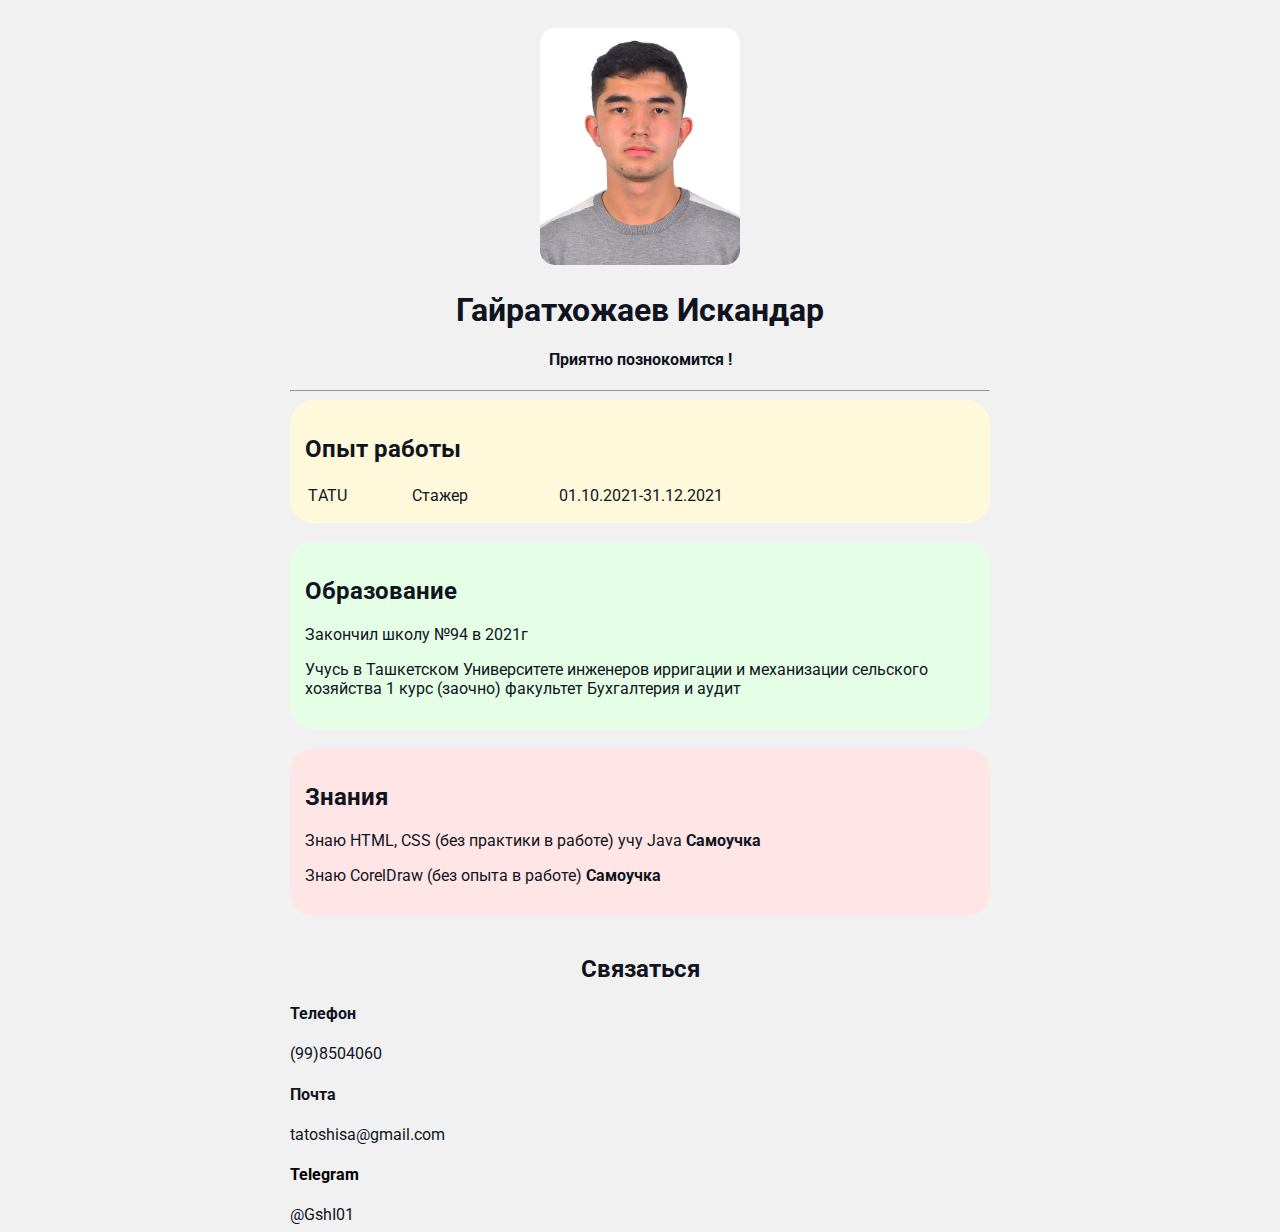
<file: index.html>
<!DOCTYPE html>
<html lang="en">
<head>
    <meta charset="UTF-8">
    <meta http-equiv="X-UA-Compatible" content="IE=edge">
    <meta name="viewport" content="width=device-width, initial-scale=1.0">
    <link rel="stylesheet" href="stayle.css">
    <title>CV</title>
</head>
<body>
  <div class="container">
  <div class="begin">  
  <img src="my photo.jpg" alt="">  
  <h1>Гайратхожаев 
      Искандар
  </h1>
  <p> <h4>Приятно познокомится !</h4> </p>
</div>
<hr>
<div class="opit">
<h2> Опыт работы  </h2>

<table class="table">
  <tr>
    <td>
      ТATU
    </td>
    <td>
      Стажер 
    </td>
    <td>
      01.10.2021-31.12.2021   
     </td>
  </tr>
</table>
</div>
<br>
<div class="study">
<h2>Образование</h2>
<p>Закончил школу №94 в 2021г</p>
<p> Учусь в  Ташкетском Университете инженеров ирригации и механизации сельского хозяйства 1 курс (заочно) факультет Бухгалтерия и аудит </p>
</div>
<br>
<div class="knowledge">
 <h2> Знания</h2>
  <p> Знаю HTML, CSS (без практики в работе) учу Java     <strong> Самоучка </strong></p>
   <p> Знаю CorelDraw (без опыта в работе) <strong> Самоучка </strong></p>
  </div>
   <br>
   <h2 class="nont"> Связаться </h2>
   <h4> Телефон </h4>
   (99)8504060 
   <h4> Почта</h4> 
    tatoshisa@gmail.com 
    <h4><a href="https://t.me/+15wvc-EyOiY2OTMy">Telegram</a></h4>
    @GshI01

  </div>
</body>
</html>
</file>
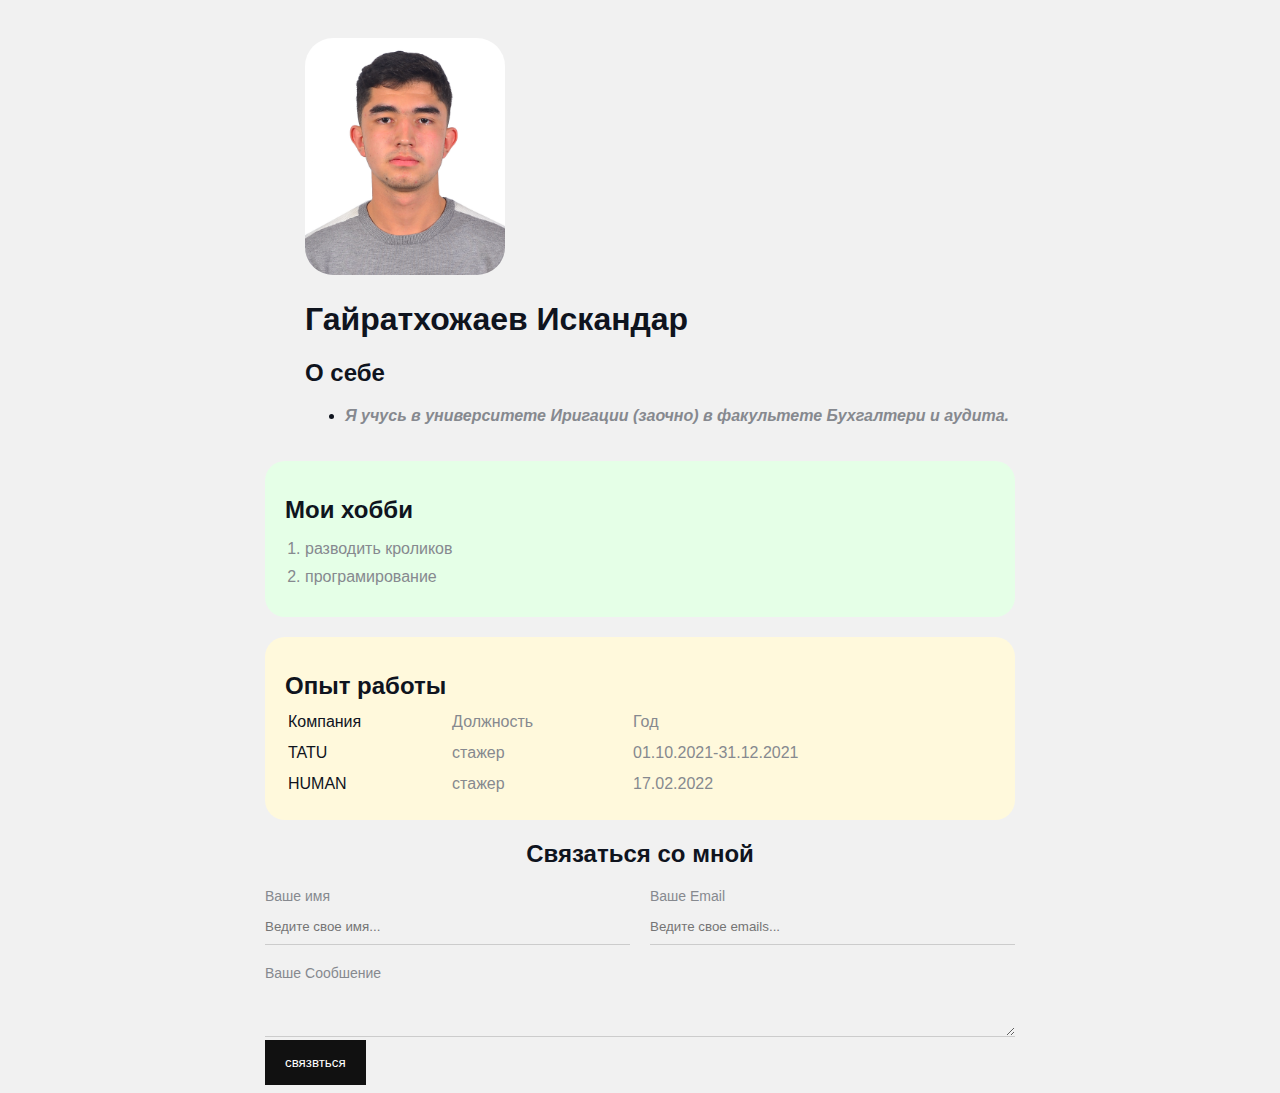
<file: new type.html>
<!DOCTYPE html>
<html lang="en">
<head>
    <meta charset="UTF-8">
    <meta http-equiv="X-UA-Compatible" content="IE=edge">
    <meta name="viewport" content="width=device-width, initial-scale=1.0">
    
    <title>Резюме CV </title>
<link rel="stylesheet" href="style.css">

</head>
<body>
    <div class="container">
    <div class="info">
      <div class="info-text">
    
                <img src="my photo.jpg" alt="my photo" width="200" class="avatar">   
    <h1>Гайратхожаев Искандар</h1>

<h2> О себе</h2>
<ul>
    <li>
<p> Я учусь в университете Иригации (заочно) в факультете Бухгалтери и аудита.  </p>
</li>
</ul>
</div>
</div>
    
   

<div class=" bg-green">
<h2  > Мои хобби</h2>
<ol class="list">
    <li> 
        разводить кроликов
     </li>
     <li>
        програмирование
     </li>
</ol>
</div>
<div class="card bg-yellow" >
<h2> Опыт работы </h2>
<table class="table">
<tr>
    <td>
        Компания
    </td>
    <td>
         Должность
    </td>
    <td>
        Год
    </td>
</tr>    

    <tr> 
        <td>TATU</td>
<td> cтажер </td>
<td> 01.10.2021-31.12.2021</td>

    </tr>
    <tr>
        <td> 
            HUMAN
        </td>
        <td>
            стажер
        </td>
        <td>
            17.02.2022
        </td>
    </tr>
   
</table>
</div>
<div class="contact">
<h2> Связаться со мной </h2>
<form action="/">
    <div class="row">
    <div class="form-group">
    <label for="name"> Ваше имя</label>
    <input type="text" id="name" placeholder="Ведите свое имя...">
    </div>

    <div class="form-group">
    <label for="name"> Ваше Email</label>
    <input type="email" id="name" placeholder="Ведите свое emails...">
</div>
</div>
<div class="form-group">
     <label for="text"> Ваше Сообшение</label>
    <textarea name="" id="text" cols="15" rows="2"></textarea>
</div>
     <input class="btn" type="submit" value="связвться"> 
</form>
</div>
</div>
</div>



</body>
</html>
</file>
<file: stayle.css>
@import url('https://fonts.googleapis.com/css2?family=Roboto&display=swap');
img{
    width: 200px;
    box-shadow: 4px 4px 14px rgba(0, 0, 0, 0);
    border-radius: 15px;
}

.begin{
    text-align: center;
}
.container{
  max-width: 700px;
  margin: auto;
  padding-top: 20px ;
    
}
 body{
     background: #f1f1f1;
     color: #0f141e;
     font-size: 16px ;
     font-weight:normals ;
     font-family: 'Roboto', 'sans-serif';
 }
 a{
     color: #000;
     text-decoration: none;
 }
 a:hover{
     text-decoration: underline;
     color:blue;
 }
 .table{
     width: 100% ;
 }
 .opit{
     background: #fff9dc;
     padding: 15px;
     border-radius: 24px;
 }
 .study{
     background: #e5ffe7;
     padding: 15px;
     border-radius: 24px;
 }
 .knowledge{
     background: #ffe5e5;
     padding: 15px;
     border-radius: 24px;
 }
 .nont{
     text-align: center;
 }
</file>
<file: style.css>
body{
background-color: #f1f1f1;
color: #0f141e;
font-size: 16px;
font-family: 'Roboto', sans-serif;

font-weight: normal; 
 /* font: normal 16px  'Roboto', sans-serif;  */
    /* font-family: Cambria, Cochin, Georgia, Times, 'Times New Roman', serif; */
}
@import url('https://fonts.googleapis.com/css2?family=Roboto&display=swap');
.avatar{
    width: 200px;
border-radius: 28px;
box-shadow: 4px 4px 14px rgba(0, 0, 0, 0);

}
a{
    color: #000;
    text-decoration: none;
}
a:hover{
    text-decoration: underline;
}
a:active{
    color: blue;
}
a:visited{
    color: grey;
}

.info p {
color: #86898f;
margin: 0;
font-style: italic;
font-weight: bold;
 text-decoration: none;
/* text-transform: uppercase; */
/* letter-spacing: 10px;  */
/* word-spacing: 20px; */

}
/* .social{
    background: green;
    padding: 15px;
    border: 5px solid red;
    margin: 5px;
    border-bottom-style:dotted ;
    border-top-width: 15px;
    border-right-color: blue;
    

} */

.container{
   max-width: 750px; 
   margin: auto;
   padding-top: 30px;
}
.bg-yellow{
    background: #fff9dc;
}
.bg-green{
    background:#e5ffe7;
    padding: 15px 20px;
   
    margin-bottom: 20px;
    border-radius: 20px;
}
.bg-red{
    background: #ffe5e5;
}
.card {
    padding: 15px 20px;
    background:  #fff9dc ;
    margin-bottom: 20px;
    border-radius: 20px;
}
.info{
    margin-bottom: 20px;
    display: flex;
}
.info-text{
    margin-left: 40px;
}
.info-text h4{
    margin-bottom: 10px;

}
.card h2{
margin-bottom: 10px
}
.bg-green h2{
    margin-bottom: 10px;
}
.list{
    padding: 0 20px;
    
}
.list li{
    color: #86898f;
    margin-bottom: 10px ;
/* list-style: none; */
}
.table{
    width: 100%;
}
.table td{
    padding-bottom: 10px;
}

.table td:nth-child(2),
.table td:nth-child(3){
   color: #86898f; 
}
/* .table tr:nth-child(odd){
    background: red;
} */

.contact h2{
text-align: center;

}
.form-group{
    display: block;
    font-size: 14px;
    color: #86898f;
}

.form-group input,
.form-group textarea{
    width: 100%;
    box-sizing: border-box;
    border: none;
    background: transparent; 
border-bottom:1px solid #ccc ;
color: #000;
padding: 15px 0 10px;
outline:none ;
font-family: inherit;
}
.row{
    display: flex;
    margin-bottom: 20px
}
.row > .form-group{
    width: 50%;
    margin-right: 20px;
    margin-right: 20px;
}
.row > .form-group:last-child{
    margin-right: 0;
}
.btn{
    background:#111 ;
    padding: 15px 20px;
    color: #fff;
    border: none;
    font-family: inherit;
    cursor: pointer;

}
.btn:hover{
    opacity: 0.9;
}
</file>
